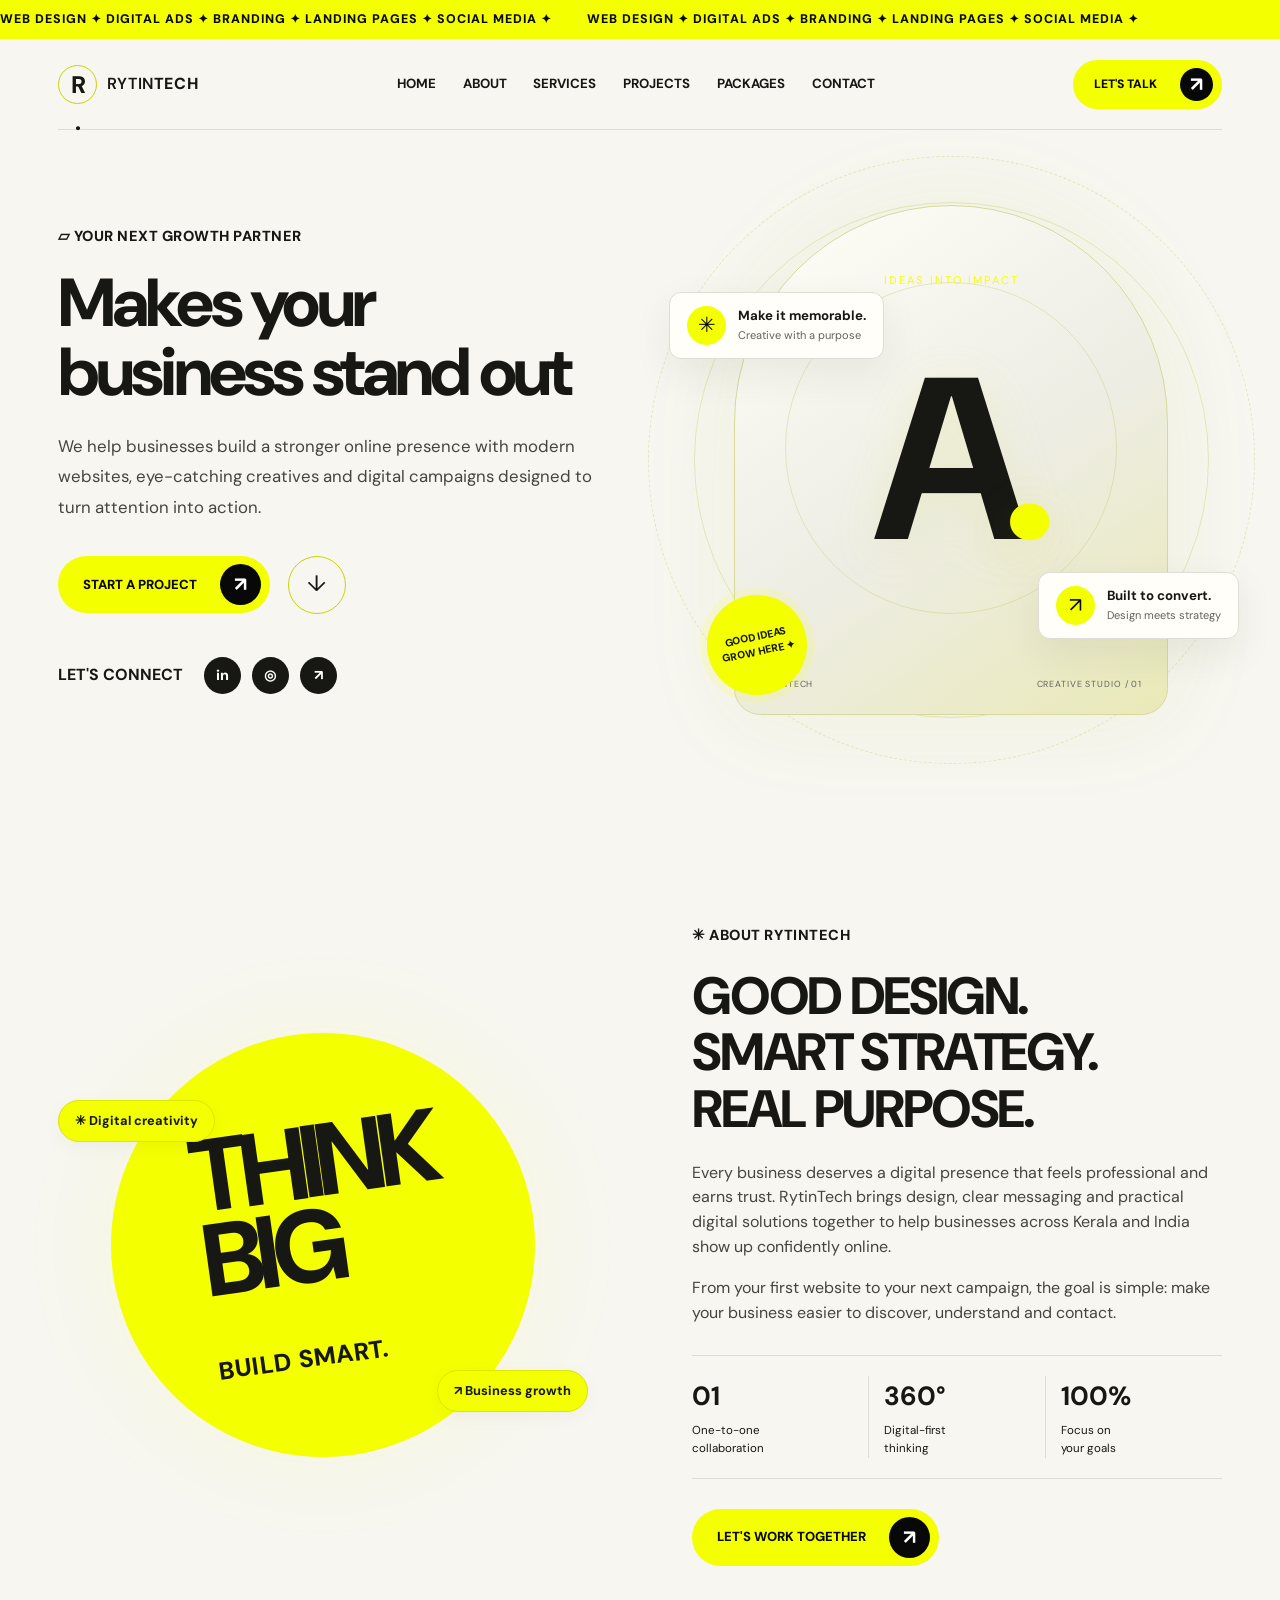
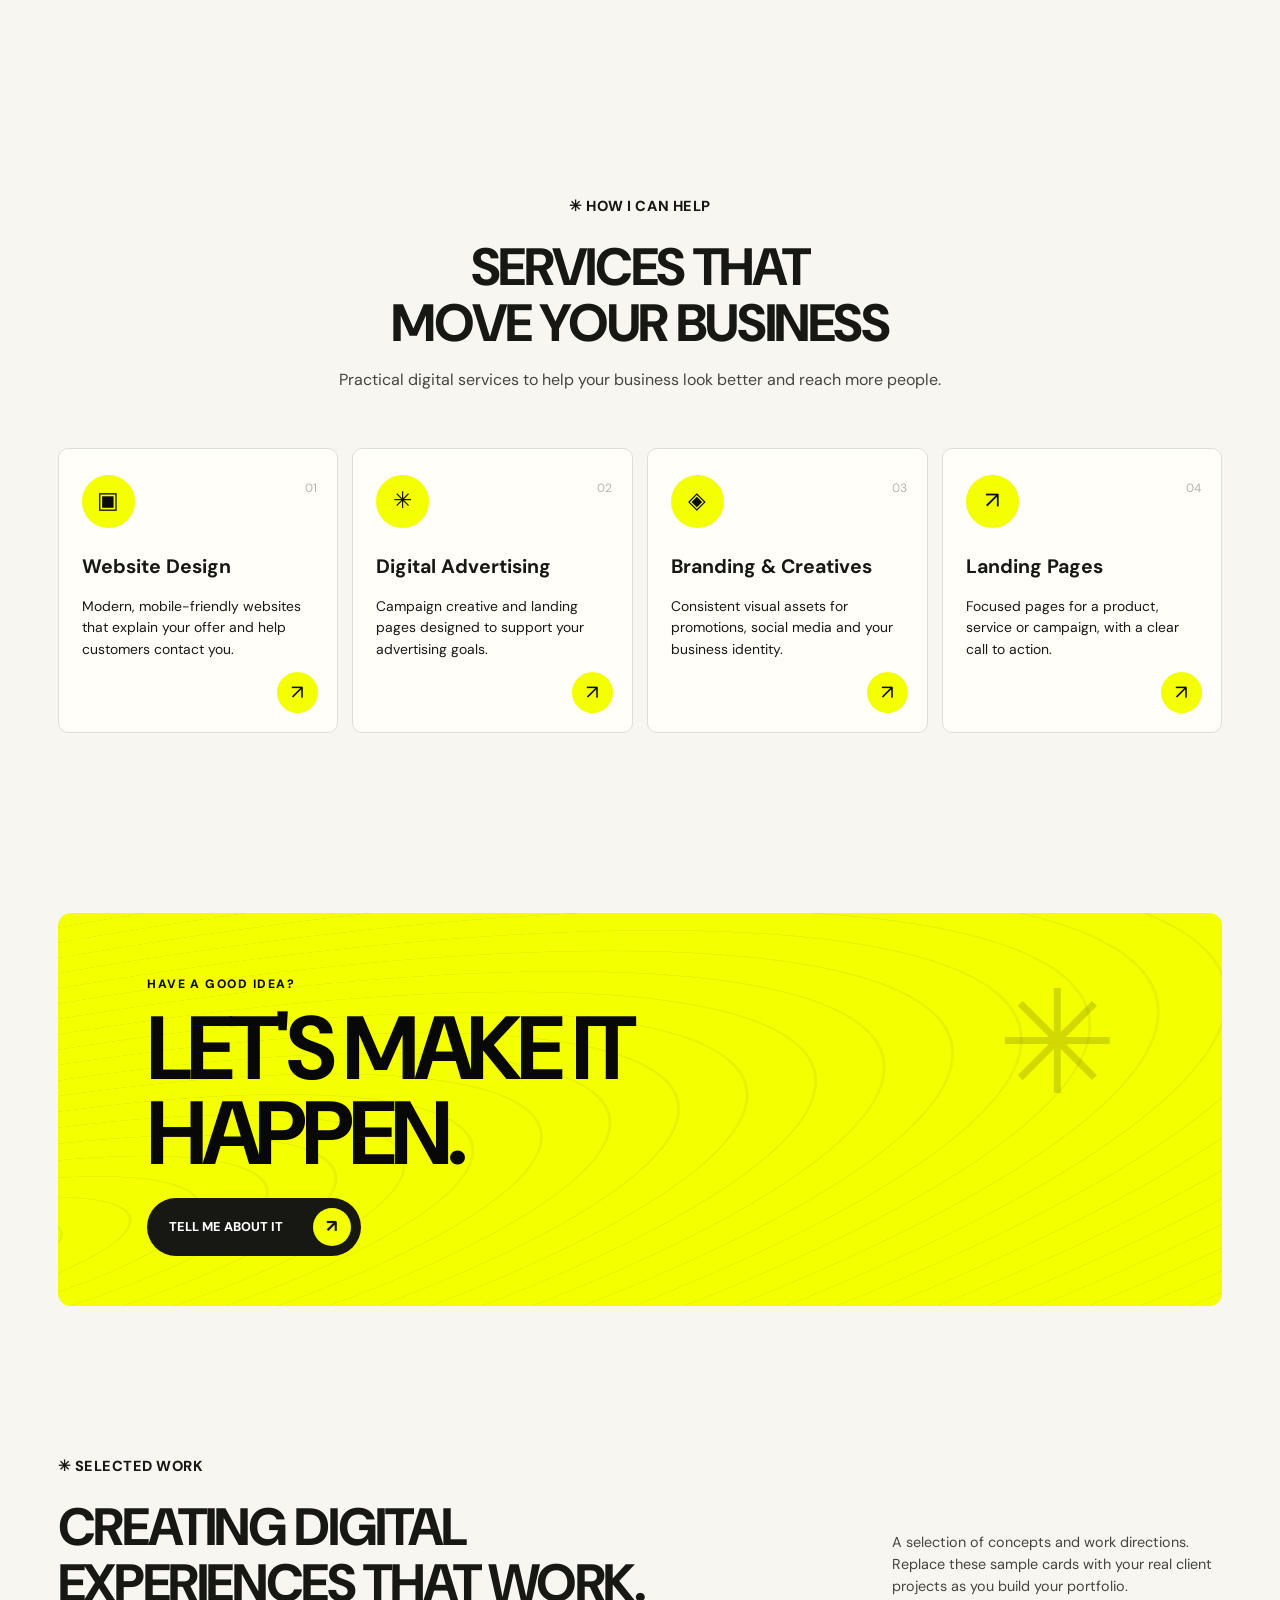
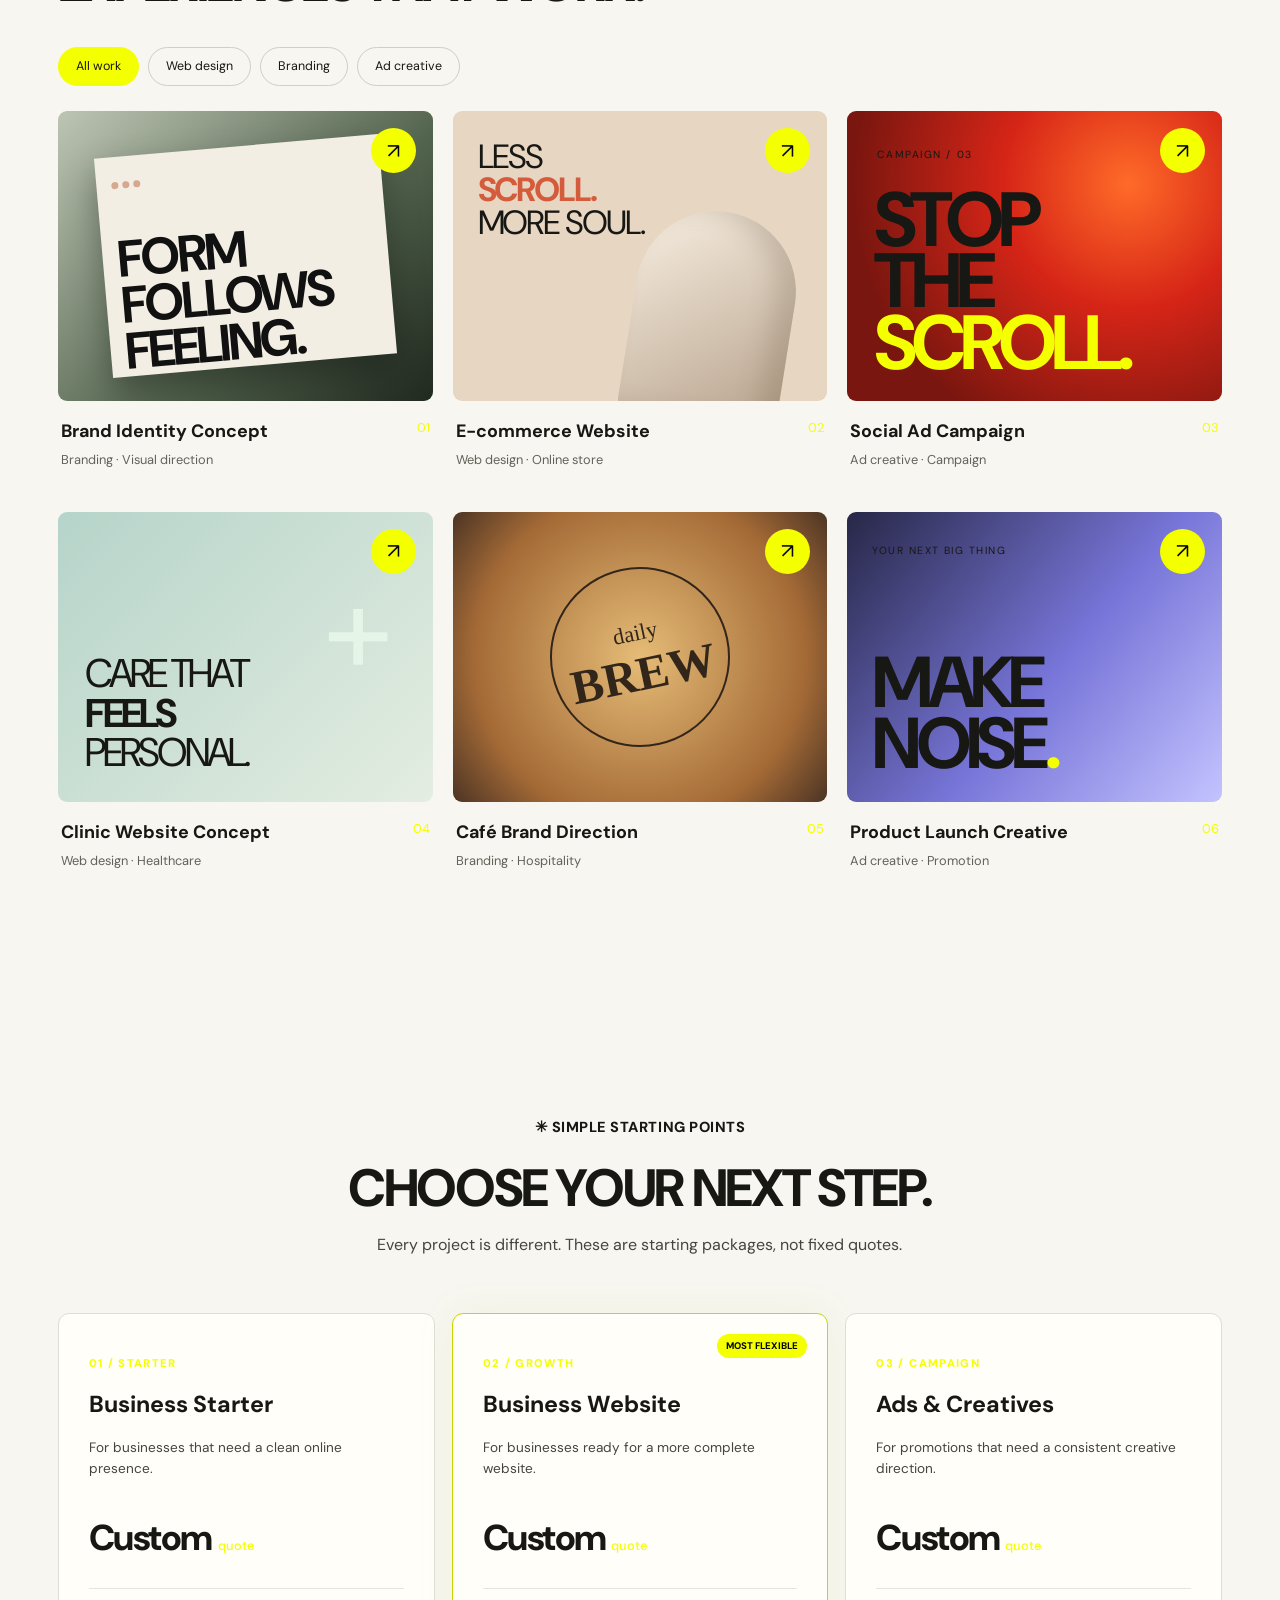
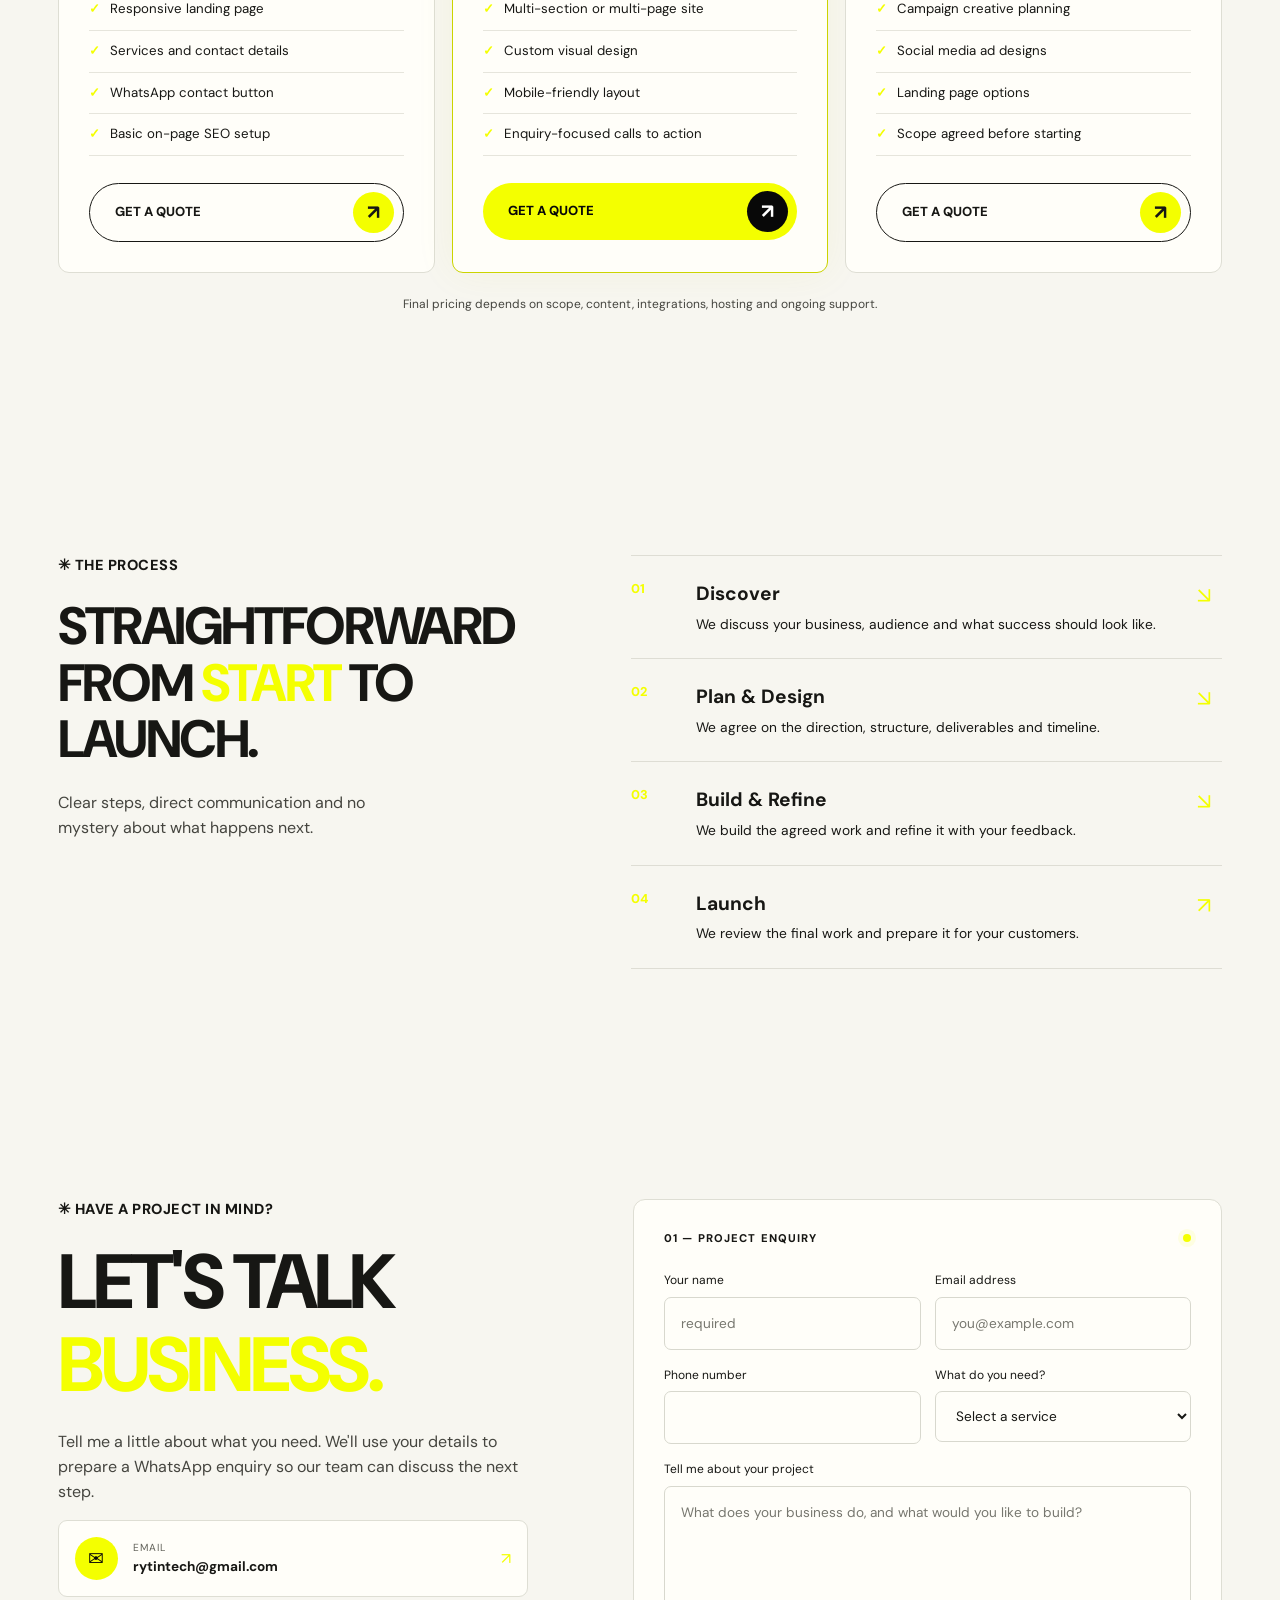
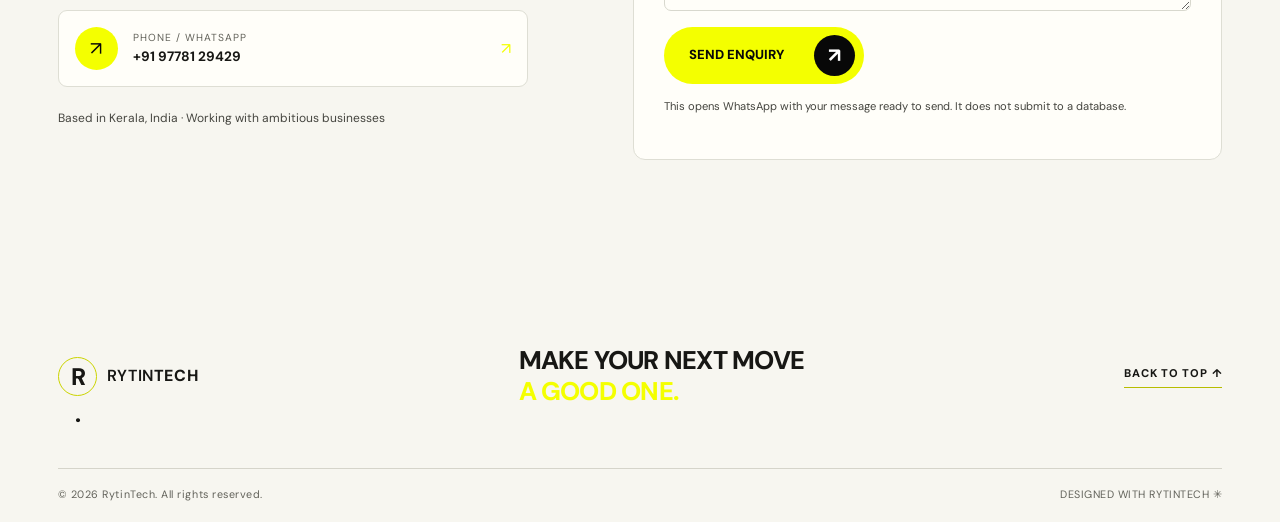
<file: index.html>
<!DOCTYPE html>
<html lang="en">
<head>
  <meta charset="UTF-8">
  <meta name="viewport" content="width=device-width, initial-scale=1">

  <title>RytinTech | Website Development & Digital Solutions in Kerala</title>
  <meta name="description" content="RytinTech designs and develops professional business websites, e-commerce stores, booking systems and custom digital solutions for businesses in Kerala, India.">
  <meta name="robots" content="index, follow">
  <meta name="author" content="RytinTech">
  <meta name="theme-color" content="#f7f6f0">
  <link rel="canonical" href="https://rytintech.com/">

  <meta property="og:type" content="website">
  <meta property="og:site_name" content="RytinTech">
  <meta property="og:title" content="RytinTech | Website Development & Digital Solutions">
  <meta property="og:description" content="Professional websites, e-commerce stores, booking systems and custom digital solutions for businesses in Kerala, India.">
  <meta property="og:url" content="https://rytintech.com/">

  <meta name="twitter:card" content="summary">
  <meta name="twitter:title" content="RytinTech | Website Development & Digital Solutions">
  <meta name="twitter:description" content="Websites, e-commerce, booking systems and custom digital solutions for businesses in Kerala, India.">

  <script type="application/ld+json">
  {
    "@context": "https://schema.org",
    "@type": "WebSite",
    "name": "RytinTech",
    "alternateName": "RytinTech Digital",
    "url": "https://rytintech.com/"
  }
  </script>
  <script type="application/ld+json">
  {
    "@context": "https://schema.org",
    "@type": "Organization",
    "name": "RytinTech",
    "url": "https://rytintech.com/",
    "email": "rytintech@gmail.com",
    "telephone": "+91-9778129429",
    "description": "RytinTech designs and develops business websites, e-commerce stores, booking systems and custom digital solutions.",
    "areaServed": {
      "@type": "Country",
      "name": "India"
    },
    "contactPoint": {
      "@type": "ContactPoint",
      "telephone": "+91-9778129429",
      "email": "rytintech@gmail.com",
      "contactType": "customer service"
    }
  }
  </script>

  <link rel="preconnect" href="https://fonts.googleapis.com">
  <link rel="preconnect" href="https://fonts.gstatic.com" crossorigin>
  <link href="https://fonts.googleapis.com/css2?family=DM+Sans:wght@400;500;600;700;800&display=swap" rel="stylesheet">
  <link rel="stylesheet" href="style.css">
</head>
<body>

<div class="intro-loader" aria-label="Loading RytinTech website">
  <div class="loader-word">RYTINTECH</div>
  <div class="loader-line"><span></span></div>
</div>
  <div class="topline" aria-hidden="true"><div class="ticker-track">
    <span>WEB DESIGN ✦ DIGITAL ADS ✦ BRANDING ✦ LANDING PAGES ✦ SOCIAL MEDIA ✦</span>
    <span>WEB DESIGN ✦ DIGITAL ADS ✦ BRANDING ✦ LANDING PAGES ✦ SOCIAL MEDIA ✦</span>
  </div></div>

  <header class="site-header">
    <a class="brand" href="#home" aria-label="RytinTech home"><span class="brand-mark">R<span>.</span></span><span>RYTIN<b>TECH</b></span></a>
    <button class="menu-toggle" aria-label="Toggle navigation" aria-expanded="false">☰</button>
    <nav class="nav-links" id="navLinks">
      <a href="#home">Home</a><a href="#about">About</a><a href="#services">Services</a>
      <a href="#projects">Projects</a><a href="#pricing">Packages</a><a href="#contact">Contact</a>
    </nav>
    <a class="pill-button header-cta" href="#contact">LET'S TALK <span class="arrow">↗</span></a>
  </header>

  <main>
    <section class="hero section-wrap" id="home">
      <div class="hero-copy reveal">
        <p class="eyebrow"><span class="stack-icon">▱</span> YOUR NEXT GROWTH PARTNER</p>
        <h1> Makes your business stand out  </h1>
        <p class="hero-description">We help businesses build a stronger online presence with modern websites, eye-catching creatives and digital campaigns designed to turn attention into action.</p>
        <div class="hero-actions"><a class="pill-button" href="#contact">START A PROJECT <span class="arrow">↗</span></a><a class="round-play" href="#projects" aria-label="Explore projects">↓</a></div>
        <div class="social-row"><span>LET'S CONNECT</span><a href="#contact" aria-label="Contact">in</a><a href="#contact" aria-label="Instagram">◎</a><a href="#contact" aria-label="WhatsApp">↗</a></div>
      </div>
      <div class="hero-visual reveal">
        <div class="hero-orbit orbit-one"></div><div class="hero-orbit orbit-two"></div>
        <div class="hero-card">
          <span class="mini-label">IDEAS INTO IMPACT</span>
          <div class="hero-symbol">A<span>.</span></div>
          <div class="hero-card-bottom"><span>RYTINTECH</span><span>CREATIVE STUDIO / 01</span></div>
        </div>
        <div class="floating-note note-top"><span class="note-icon">✳</span><div><b>Make it memorable.</b><small>Creative with a purpose</small></div></div>
        <div class="floating-note note-bottom"><span class="note-icon">↗</span><div><b>Built to convert.</b><small>Design meets strategy</small></div></div>
        <div class="hero-stamp">GOOD IDEAS<br>GROW HERE ✦</div>
      </div>
    </section>

    <section class="about section-wrap section-pad" id="about">
      <div class="about-art reveal"><div class="yellow-disc"></div><div class="about-type">THINK<br>BIG<br><small>BUILD SMART.</small></div><div class="service-chip chip-a">✳ Digital creativity</div><div class="service-chip chip-b">↗ Business growth</div></div>
      <div class="about-copy reveal"><p class="eyebrow">✳ ABOUT RYTINTECH</p><h2>GOOD DESIGN.<br> SMART STRATEGY.<br>REAL PURPOSE.</h2>
        <p>Every business deserves a digital presence that feels professional and earns trust. RytinTech brings design, clear messaging and practical digital solutions together to help businesses across Kerala and India show up confidently online.</p>
        <p class="muted">From your first website to your next campaign, the goal is simple: make your business easier to discover, understand and contact.</p>
        <div class="stats-row"><div><strong>01</strong><span>One-to-one<br>collaboration</span></div><div><strong>360°</strong><span>Digital-first<br>thinking</span></div><div><strong>100%</strong><span>Focus on<br>your goals</span></div></div>
        <a class="pill-button" href="#contact">LET'S WORK TOGETHER <span class="arrow">↗</span></a>
      </div>
    </section>

    <section class="services section-pad" id="services">
      <div class="section-wrap">
        <div class="section-heading centered reveal"><p class="eyebrow">✳ HOW I CAN HELP</p><h2> SERVICES THAT<br>MOVE YOUR BUSINESS</h2><p class="muted">Practical digital services to help your business look better and reach more people.</p></div>
        <div class="service-grid">
          <article class="service-card reveal"><div class="service-icon">▣</div><h3>Website Design</h3><p>Modern, mobile-friendly websites that explain your offer and help customers contact you.</p><a class="circle-arrow" href="#contact" aria-label="Enquire about website design">↗</a><div class="service-number">01</div></article>
          <article class="service-card reveal"><div class="service-icon">✳</div><h3>Digital Advertising</h3><p>Campaign creative and landing pages designed to support your advertising goals.</p><a class="circle-arrow" href="#contact" aria-label="Enquire about digital advertising">↗</a><div class="service-number">02</div></article>
          <article class="service-card reveal"><div class="service-icon">◈</div><h3>Branding & Creatives</h3><p>Consistent visual assets for promotions, social media and your business identity.</p><a class="circle-arrow" href="#contact" aria-label="Enquire about branding">↗</a><div class="service-number">03</div></article>
          <article class="service-card reveal"><div class="service-icon">↗</div><h3>Landing Pages</h3><p>Focused pages for a product, service or campaign, with a clear call to action.</p><a class="circle-arrow" href="#contact" aria-label="Enquire about landing pages">↗</a><div class="service-number">04</div></article>
        </div>
      </div>
    </section>

    <section class="cta-banner section-wrap reveal"><p>HAVE A GOOD IDEA?</p><h2>LET'S MAKE IT<br><span>HAPPEN.</span></h2><a class="dark-button" href="#contact">TELL ME ABOUT IT <span>↗</span></a><div class="banner-star">✳</div></section>

    <section class="projects section-wrap section-pad" id="projects">
      <div class="projects-heading reveal"><div><p class="eyebrow">✳ SELECTED WORK</p><h2>CREATING DIGITAL <br>EXPERIENCES THAT WORK.</h2></div><p class="muted heading-side">A selection of concepts and work directions. Replace these sample cards with your real client projects as you build your portfolio.</p></div>
      <div class="filter-row" aria-label="Filter projects"><button class="filter-btn active" data-filter="all">All work</button><button class="filter-btn" data-filter="web">Web design</button><button class="filter-btn" data-filter="brand">Branding</button><button class="filter-btn" data-filter="ads">Ad creative</button></div>
      <div class="project-grid">
        <article class="project-card reveal" data-category="brand"><a class="project-image art-brand" href="#contact" aria-label="Enquire about brand identity concept"><span class="mock-window"><i></i><i></i><i></i><b>FORM<br>FOLLOWS<br>FEELING.</b></span><span class="image-arrow">↗</span></a><div class="project-info"><div><h3>Brand Identity Concept</h3><p>Branding · Visual direction</p></div><span>01</span></div></article>
        <article class="project-card reveal" data-category="web"><a class="project-image art-shop" href="#contact" aria-label="Enquire about ecommerce website concept"><span class="shop-copy">LESS<br><b>SCROLL.</b><br>MORE SOUL.</span><span class="shop-product"></span><span class="image-arrow">↗</span></a><div class="project-info"><div><h3>E-commerce Website</h3><p>Web design · Online store</p></div><span>02</span></div></article>
        <article class="project-card reveal" data-category="ads"><a class="project-image art-campaign" href="#contact" aria-label="Enquire about ad campaign concept"><span class="campaign-tag">CAMPAIGN / 03</span><b>STOP<br>THE<br><em>SCROLL.</em></b><span class="image-arrow">↗</span></a><div class="project-info"><div><h3>Social Ad Campaign</h3><p>Ad creative · Campaign</p></div><span>03</span></div></article>
        <article class="project-card reveal" data-category="web"><a class="project-image art-clinic" href="#contact" aria-label="Enquire about clinic website concept"><span class="clinic-cross">+</span><span class="clinic-copy">CARE THAT<br><b>FEELS</b><br>PERSONAL.</span><span class="image-arrow">↗</span></a><div class="project-info"><div><h3>Clinic Website Concept</h3><p>Web design · Healthcare</p></div><span>04</span></div></article>
        <article class="project-card reveal" data-category="brand"><a class="project-image art-cafe" href="#contact" aria-label="Enquire about cafe branding concept"><span class="cafe-circle">daily<br><b>BREW</b></span><span class="image-arrow">↗</span></a><div class="project-info"><div><h3>Café Brand Direction</h3><p>Branding · Hospitality</p></div><span>05</span></div></article>
        <article class="project-card reveal" data-category="ads"><a class="project-image art-launch" href="#contact" aria-label="Enquire about launch creative concept"><span class="launch-small">YOUR NEXT BIG THING</span><b>MAKE<br>NOISE<span>.</span></b><span class="image-arrow">↗</span></a><div class="project-info"><div><h3>Product Launch Creative</h3><p>Ad creative · Promotion</p></div><span>06</span></div></article>
      </div>
    </section>

    <section class="pricing section-pad" id="pricing"><div class="section-wrap"><div class="section-heading centered reveal"><p class="eyebrow">✳ SIMPLE STARTING POINTS</p><h2>CHOOSE YOUR NEXT STEP.</h2><p class="muted">Every project is different. These are starting packages, not fixed quotes.</p></div>
      <div class="pricing-grid">
        <article class="price-card reveal"><p class="price-label">01 / STARTER</p><h3>Business Starter</h3><p class="price-desc">For businesses that need a clean online presence.</p><div class="price">Custom <small>quote</small></div><ul><li>Responsive landing page</li><li>Services and contact details</li><li>WhatsApp contact button</li><li>Basic on-page SEO setup</li></ul><a class="pill-button outline-button" href="#contact" data-package="Business Starter">GET A QUOTE <span class="arrow">↗</span></a></article>
        <article class="price-card featured reveal"><span class="popular">MOST FLEXIBLE</span><p class="price-label">02 / GROWTH</p><h3>Business Website</h3><p class="price-desc">For businesses ready for a more complete website.</p><div class="price">Custom <small>quote</small></div><ul><li>Multi-section or multi-page site</li><li>Custom visual design</li><li>Mobile-friendly layout</li><li>Enquiry-focused calls to action</li></ul><a class="pill-button" href="#contact" data-package="Business Website">GET A QUOTE <span class="arrow">↗</span></a></article>
        <article class="price-card reveal"><p class="price-label">03 / CAMPAIGN</p><h3>Ads & Creatives</h3><p class="price-desc">For promotions that need a consistent creative direction.</p><div class="price">Custom <small>quote</small></div><ul><li>Campaign creative planning</li><li>Social media ad designs</li><li>Landing page options</li><li>Scope agreed before starting</li></ul><a class="pill-button outline-button" href="#contact" data-package="Ads & Creatives">GET A QUOTE <span class="arrow">↗</span></a></article>
      </div><p class="pricing-note">Final pricing depends on scope, content, integrations, hosting and ongoing support.</p>
    </div></section>

    <section class="process section-wrap section-pad"><div class="process-intro reveal"><p class="eyebrow">✳ THE PROCESS</p><h2>STRAIGHTFORWARD<br>FROM <span class="accent">START</span> TO LAUNCH.</h2><p class="muted">Clear steps, direct communication and no mystery about what happens next.</p></div><div class="process-list">
      <div class="process-item reveal"><span>01</span><div><h3>Discover</h3><p>We discuss your business, audience and what success should look like.</p></div><b>↘</b></div>
      <div class="process-item reveal"><span>02</span><div><h3>Plan & Design</h3><p>We agree on the direction, structure, deliverables and timeline.</p></div><b>↘</b></div>
      <div class="process-item reveal"><span>03</span><div><h3>Build & Refine</h3><p>We build the agreed work and refine it with your feedback.</p></div><b>↘</b></div>
      <div class="process-item reveal"><span>04</span><div><h3>Launch</h3><p>We review the final work and prepare it for your customers.</p></div><b>↗</b></div>
    </div></section>

    <section class="contact section-pad" id="contact"><div class="section-wrap contact-grid"><div class="contact-copy reveal"><p class="eyebrow">✳ HAVE A PROJECT IN MIND?</p><h2>LET'S TALK<br><span class="accent">BUSINESS.</span></h2><p class="muted">Tell me a little about what you need. We'll use your details to prepare a WhatsApp enquiry so our team can discuss the next step.</p>
      <a class="contact-detail" href="mailto:rytintech@gmail.com"><span>✉</span><div><small>EMAIL</small><b>rytintech@gmail.com</b></div><i>↗</i></a>
      <a class="contact-detail" href="tel:+919778129429"><span>↗</span><div><small>PHONE / WHATSAPP</small><b>+91 97781 29429</b></div><i>↗</i></a>
      <p class="contact-location">Based in Kerala, India · Working with ambitious businesses</p></div>
      <form class="contact-form reveal" id="contactForm"><div class="form-heading"><span>01 — PROJECT ENQUIRY</span><span class="live-dot"></span></div>
        <div class="form-row"><label>Your name<input type="text" id="name" name="name" placeholder= required></label><label>Email address<input type="email" id="email" name="email" placeholder="you@example.com" required></label></div>
        <div class="form-row"><label>Phone number<input type="tel" id="phone" name="phone" placeholder= ></label><label>What do you need?<select id="service" name="service" required><option value="">Select a service</option><option>Website Design</option><option>Digital Advertising</option><option>Branding & Creatives</option><option>Landing Page</option><option>Something else</option></select></label></div>
        <label>Tell me about your project<textarea id="message" name="message" rows="4" placeholder="What does your business do, and what would you like to build?" required></textarea></label>
        <button class="pill-button submit-button" type="submit">SEND ENQUIRY <span class="arrow">↗</span></button><p class="form-note">This opens WhatsApp with your message ready to send. It does not submit to a database.</p><p class="form-status" id="formStatus" aria-live="polite"></p>
      </form></div></section>
  </main>

  <footer class="footer"><div class="section-wrap footer-main"><a class="brand" href="#home"><span class="brand-mark">R<span>.</span></span><span>RYTIN<b>TECH</b></span></a><p>MAKE YOUR NEXT MOVE<br><span class="accent">A GOOD ONE.</span></p><a class="back-top" href="#home">BACK TO TOP ↑</a></div><div class="section-wrap footer-bottom"><span>© <span id="year"></span> RytinTech. All rights reserved.</span><span>DESIGNED WITH RYTINTECH ✳</span></div></footer>
  <script src="script.js"></script>
</body>
</html>
</file>
<file: style.css>
:root{--bg:#0b0b0b;--panel:#171717;--panel2:#1d1d1d;--yellow:#f4ff00;--white:#171714;--muted:#55554f;--line:#303030;--max:1480px}
*{box-sizing:border-box}html{scroll-behavior:smooth;scroll-padding-top:90px}body{margin:0;background:var(--bg);color:var(--white);font-family:"DM Sans",Arial,sans-serif;line-height:1.55;overflow-x:hidden}a{color:inherit;text-decoration:none}button,input,textarea,select{font:inherit}.section-wrap{width:min(var(--max),calc(100% - 9vw));margin-inline:auto}.section-pad{padding:115px 0}.accent{color:var(--yellow)}.muted{color:var(--muted)}.eyebrow{margin:0 0 20px;color:var(--yellow);font-size:.91rem;font-weight:800;letter-spacing:.035em}.topline{height:39px;background:var(--yellow);color:#080808;overflow:hidden;display:flex;align-items:center;font-weight:800;letter-spacing:.08em;font-size:.78rem}.ticker-track{display:flex;white-space:nowrap;min-width:max-content;animation:marquee 28s linear infinite}.ticker-track span{padding-right:35px}.site-header{height:91px;width:min(var(--max),calc(100% - 9vw));margin:auto;display:flex;align-items:center;justify-content:space-between;border-bottom:1px solid var(--line);gap:24px;position:relative;z-index:10}.brand{display:flex;align-items:center;gap:10px;font-weight:600;letter-spacing:.04em;white-space:nowrap}.brand b{font-weight:800}.brand-mark{width:39px;height:39px;border:1.5px solid var(--yellow);border-radius:50%;display:grid;place-items:center;font-size:1.5rem;font-weight:800;color:var(--yellow);letter-spacing:-.08em}.brand-mark span{color:var(--white)}.nav-links{display:flex;align-items:center;gap:clamp(14px,2.1vw,34px)}.nav-links a{font-size:.83rem;font-weight:700;text-transform:uppercase;transition:color .2s}.nav-links a:hover,.nav-links a.active{color:var(--yellow)}.pill-button{display:inline-flex;align-items:center;justify-content:space-between;gap:23px;background:var(--yellow);color:#080808;padding:8px 9px 8px 25px;border-radius:99px;min-height:57px;font-weight:800;font-size:.82rem;border:0;cursor:pointer;transition:transform .2s,box-shadow .2s}.pill-button:hover{transform:translateY(-3px);box-shadow:0 9px 30px #f4ff0026}.arrow{width:41px;height:41px;border-radius:50%;display:grid;place-items:center;background:#080808;color:white;font-size:1.25rem}.header-cta{min-height:49px;padding-left:21px;font-size:.76rem}.header-cta .arrow{width:33px;height:33px}.menu-toggle{display:none;background:none;color:white;border:1px solid var(--line);border-radius:8px;padding:8px 12px;font-size:1.25rem}
.hero{min-height:680px;display:grid;grid-template-columns:1.02fr .98fr;align-items:center;gap:5%;padding-top:65px;padding-bottom:85px}.hero-copy{position:relative;z-index:2}.hero h1{font-size:clamp(3rem,5.3vw,5.6rem);line-height:1.02;letter-spacing:-.055em;margin:0 0 24px;font-weight:800}.hero-description{font-size:1.05rem;line-height:1.8;color:var(--yellow);max-width:590px}.hero-actions{display:flex;align-items:center;gap:18px;margin-top:34px}.round-play{width:58px;height:58px;border-radius:50%;display:grid;place-items:center;border:1px solid var(--yellow);color:var(--yellow);font-size:1.4rem;transition:.2s}.round-play:hover{background:var(--yellow);color:#000}.social-row{display:flex;align-items:center;gap:11px;margin-top:43px;font-weight:700}.social-row span{margin-right:10px}.social-row a{width:37px;height:37px;background:#f3f3f3;color:#111;border-radius:50%;display:grid;place-items:center;font-size:.9rem;font-weight:800}.hero-visual{min-height:500px;position:relative;display:grid;place-items:center}.hero-card{width:min(80%,440px);aspect-ratio:.85;background:linear-gradient(145deg,#222 0%,#111 50%,#272700 100%);border:1px solid #484800;border-radius:230px 230px 28px 28px;position:relative;z-index:1;display:flex;align-items:center;justify-content:center;flex-direction:column;box-shadow:0 0 100px #eaff0014;overflow:hidden}.hero-card:before{content:"";position:absolute;width:330px;height:330px;border:1px solid #f4ff0038;border-radius:50%;top:15%;left:50%;transform:translateX(-50%)}.mini-label{font-size:.7rem;letter-spacing:.18em;color:var(--yellow);position:absolute;top:13%;z-index:1}.hero-symbol{font-size:clamp(9rem,18vw,17rem);font-weight:800;line-height:1;letter-spacing:-.12em;color:var(--white);position:relative;text-shadow:0 10px 50px #f4ff0024}.hero-symbol span{color:var(--yellow)}.hero-card-bottom{position:absolute;bottom:23px;left:25px;right:25px;display:flex;justify-content:space-between;font-size:.55rem;letter-spacing:.1em;color:#c7c7c7}.hero-orbit{position:absolute;border:1px solid #f4ff0040;border-radius:50%;width:95%;aspect-ratio:1;animation:spin 32s linear infinite}.orbit-two{width:112%;border-style:dashed;animation-direction:reverse;animation-duration:50s}.floating-note{position:absolute;z-index:2;background:#1b1b1b;border:1px solid #383838;border-radius:12px;padding:13px 17px;display:flex;align-items:center;gap:12px;box-shadow:0 15px 40px #0008}.floating-note b,.floating-note small{display:block}.floating-note b{font-size:.83rem}.floating-note small{font-size:.69rem;color:var(--muted)}.note-icon{width:39px;height:39px;border-radius:50%;background:var(--yellow);color:#080808;display:grid;place-items:center;font-size:1.3rem}.note-top{top:17%;left:-2%}.note-bottom{bottom:15%;right:-3%}.hero-stamp{position:absolute;bottom:4%;left:5%;z-index:3;width:100px;height:100px;border-radius:50%;background:var(--yellow);color:#090909;display:grid;place-items:center;text-align:center;font-weight:800;font-size:.65rem;line-height:1.4;transform:rotate(-12deg);box-shadow:0 0 0 8px #f4ff001b}
.about{display:grid;grid-template-columns:1fr 1fr;gap:9%;align-items:center}.about-art{min-height:520px;position:relative;display:grid;place-items:center}.yellow-disc{position:absolute;width:min(80%,450px);aspect-ratio:1;border-radius:50%;background:var(--yellow);box-shadow:0 0 100px #f4ff0014}.about-type{position:relative;z-index:1;font-size:clamp(4rem,8vw,7rem);line-height:.82;letter-spacing:-.08em;font-weight:800;color:#111;transform:rotate(-8deg)}.about-type>span{color:#fff}.about-type small{font-size:.24em;letter-spacing:.02em}.service-chip{position:absolute;z-index:2;background:#111;color:var(--yellow);border:1px solid #4a4a00;padding:10px 16px;border-radius:99px;font-size:.8rem;font-weight:700}.chip-a{top:22%;left:0}.chip-b{bottom:18%;right:0}.about-copy h2,.section-heading h2,.projects h2,.process h2,.contact h2{font-size:clamp(2.4rem,4.1vw,4.25rem);line-height:1.08;letter-spacing:-.045em;margin:0 0 23px;font-weight:800}.about-copy>p:not(.eyebrow){max-width:650px}.stats-row{display:grid;grid-template-columns:repeat(3,1fr);border-top:1px solid var(--line);border-bottom:1px solid var(--line);margin:30px 0;padding:20px 0}.stats-row div{padding:0 15px;border-right:1px solid var(--line)}.stats-row div:first-child{padding-left:0}.stats-row div:last-child{border:0}.stats-row strong,.stats-row span{display:block}.stats-row strong{font-size:1.65rem}.stats-row span{font-size:.72rem;color:var(--muted);margin-top:5px}
.services{background:linear-gradient(180deg,#101010,#0b0b0b)}.section-heading.centered{text-align:center;max-width:850px;margin:0 auto 55px}.section-heading.centered h2{margin-bottom:15px}.section-heading.centered>p:last-child{margin-inline:auto}.service-grid{display:grid;grid-template-columns:repeat(4,1fr);gap:14px}.service-card{min-height:285px;background:var(--panel);border:1px solid var(--line);border-radius:10px;padding:26px 23px;position:relative;overflow:hidden;transition:transform .25s,border-color .25s}.service-card:hover{transform:translateY(-7px);border-color:#797900}.service-icon{width:53px;height:53px;border-radius:50%;background:var(--yellow);color:#0b0b0b;display:grid;place-items:center;font-size:1.45rem;margin-bottom:24px}.service-card h3{font-size:1.22rem;margin:0 0 9px}.service-card p{font-size:.87rem;color:#c0c0c0;max-width:260px}.circle-arrow{position:absolute;right:19px;bottom:19px;width:41px;height:41px;border-radius:50%;background:var(--yellow);color:#080808;display:grid;place-items:center;font-size:1.25rem;transition:transform .2s}.circle-arrow:hover{transform:rotate(45deg)}.service-number{position:absolute;top:30px;right:20px;color:#5a5a5a;font-size:.75rem}
.cta-banner{background:var(--yellow);color:#080808;min-height:320px;border-radius:13px;margin-top:65px;margin-bottom:35px;padding:50px 7%;position:relative;overflow:hidden}.cta-banner:before{content:"";position:absolute;inset:-60%;background:repeating-radial-gradient(ellipse at 20% 50%,transparent 0 35px,#1111110d 36px 38px,transparent 39px 70px);transform:rotate(-12deg)}.cta-banner>*{position:relative}.cta-banner>p{font-size:.76rem;font-weight:800;letter-spacing:.12em}.cta-banner h2{font-size:clamp(3.2rem,7vw,6rem);line-height:.95;letter-spacing:-.06em;margin:12px 0 22px}.dark-button{display:inline-flex;align-items:center;gap:30px;background:#090909;color:white;border-radius:99px;padding:10px 10px 10px 22px;font-size:.8rem;font-weight:800}.dark-button span{width:38px;height:38px;border-radius:50%;display:grid;place-items:center;background:var(--yellow);color:#000;font-size:1.1rem}.banner-star{position:absolute!important;right:9%;top:15%;font-size:9rem;line-height:1;opacity:.15}
.projects-heading{display:flex;align-items:end;justify-content:space-between;gap:30px;margin-bottom:35px}.projects-heading h2{margin-bottom:0}.heading-side{max-width:330px;font-size:.9rem}.filter-row{display:flex;gap:9px;flex-wrap:wrap;margin-bottom:25px}.filter-btn{border:1px solid var(--line);background:transparent;color:#ddd;padding:9px 17px;border-radius:99px;font-size:.78rem;cursor:pointer;transition:.2s}.filter-btn:hover,.filter-btn.active{background:var(--yellow);border-color:var(--yellow);color:#090909}.project-grid{display:grid;grid-template-columns:repeat(3,1fr);gap:25px 20px}.project-card{min-width:0;transition:opacity .25s,transform .25s}.project-card.is-hidden{display:none}.project-image{height:290px;display:block;position:relative;overflow:hidden;border-radius:9px;background:#222}.image-arrow{position:absolute;right:17px;top:17px;width:45px;height:45px;border-radius:50%;background:var(--yellow);color:#080808;display:grid;place-items:center;font-size:1.3rem;transition:transform .25s}.project-image:hover .image-arrow{transform:rotate(45deg)}.project-info{display:flex;justify-content:space-between;gap:15px;padding:17px 3px}.project-info h3{margin:0 0 4px;font-size:1.12rem}.project-info p{margin:0;color:var(--muted);font-size:.8rem}.project-info>span{color:var(--yellow);font-size:.8rem}.mock-window{position:absolute;inset:35px 45px;background:#f3eee4;color:#111;box-shadow:0 15px 35px #0005;transform:rotate(-5deg);padding:15px}.mock-window i{display:inline-block;width:7px;height:7px;border-radius:50%;background:#d6a98e;margin-right:4px}.mock-window b{display:block;font-size:clamp(1.8rem,4vw,3.3rem);line-height:.9;margin-top:40px;letter-spacing:-.06em}.art-brand{background:linear-gradient(135deg,#bdc5b3,#52634d 60%,#20291f)}.art-shop{background:#e7d6c2;color:#241d17}.shop-copy{position:absolute;left:25px;top:30px;font-size:2.1rem;line-height:.98;letter-spacing:-.06em;z-index:1}.shop-copy b{color:#d45c3c}.shop-product{position:absolute;width:160px;height:210px;right:35px;bottom:-20px;background:linear-gradient(145deg,#f8efe2,#b6a18b);border-radius:80px 80px 10px 10px;box-shadow:inset -20px 0 25px #6b59443b;transform:rotate(9deg)}.art-campaign{background:radial-gradient(circle at 75% 25%,#ff6b28,#d62517 35%,#79160f 78%);padding:30px}.campaign-tag{font-size:.65rem;letter-spacing:.15em}.art-campaign>b{position:absolute;left:27px;bottom:27px;font-size:clamp(3rem,6vw,5rem);line-height:.8;letter-spacing:-.08em}.art-campaign em{color:var(--yellow);font-style:normal}.art-clinic{background:linear-gradient(135deg,#b6d4ca,#e4ede1);color:#193e35}.clinic-cross{position:absolute;right:40px;top:20px;font-size:8rem;font-weight:400;color:#e5f5e8}.clinic-copy{position:absolute;left:27px;bottom:30px;font-size:2.5rem;line-height:.98;letter-spacing:-.07em}.art-cafe{background:radial-gradient(circle at center,#e5bc77,#a46a36 70%,#4c3424);display:grid;place-items:center}.cafe-circle{width:180px;height:180px;border:2px solid #32261b;border-radius:50%;display:grid;align-content:center;text-align:center;color:#32261b;font-family:Georgia,serif;font-size:1.4rem;transform:rotate(-12deg)}.cafe-circle b{font-size:3rem;line-height:1}.art-launch{background:linear-gradient(130deg,#272747,#7775d8 55%,#c4c3ff);padding:25px}.launch-small{font-size:.65rem;letter-spacing:.14em}.art-launch>b{position:absolute;left:25px;bottom:28px;font-size:4.5rem;line-height:.85;letter-spacing:-.08em}.art-launch>b span{color:var(--yellow)}
.pricing{background:#111}.pricing-grid{display:grid;grid-template-columns:repeat(3,1fr);gap:17px}.price-card{background:#191919;border:1px solid var(--line);border-radius:11px;padding:30px;position:relative}.price-card.featured{border-color:var(--yellow);box-shadow:0 0 40px #f4ff000b}.popular{position:absolute;right:20px;top:20px;background:var(--yellow);color:#080808;padding:5px 9px;border-radius:99px;font-size:.6rem;font-weight:800}.price-label{color:var(--yellow);font-size:.7rem;font-weight:800;letter-spacing:.12em}.price-card h3{font-size:1.45rem;margin:15px 0 8px}.price-desc{min-height:50px;color:var(--muted);font-size:.85rem}.price{font-size:2.25rem;font-weight:800;letter-spacing:-.04em;margin:23px 0}.price small{font-size:.8rem;font-weight:500;color:var(--yellow);letter-spacing:0}.price-card ul{list-style:none;padding:0;margin:0 0 27px;border-top:1px solid var(--line)}.price-card li{padding:10px 0;border-bottom:1px solid var(--line);font-size:.83rem;color:#ddd}.price-card li:before{content:"✓";color:var(--yellow);font-weight:800;margin-right:10px}.price-card .pill-button{width:100%}.outline-button{background:transparent;color:var(--yellow);border:1px solid var(--yellow)}.outline-button .arrow{background:var(--yellow);color:#080808}.pricing-note{text-align:center;color:#858585;font-size:.75rem;margin-top:22px}
.process{display:grid;grid-template-columns:.8fr 1.2fr;gap:10%}.process-intro>p:last-child{max-width:350px}.process-list{border-top:1px solid var(--line)}.process-item{display:grid;grid-template-columns:45px 1fr 25px;gap:20px;align-items:start;padding:23px 0;border-bottom:1px solid var(--line)}.process-item>span{color:var(--yellow);font-size:.8rem;font-weight:800}.process-item h3{margin:0 0 5px;font-size:1.2rem}.process-item p{margin:0;color:var(--muted);font-size:.86rem}.process-item>b{font-size:1.4rem;font-weight:400;color:var(--yellow)}
.contact{background:#171717}.contact-grid{display:grid;grid-template-columns:.9fr 1.1fr;gap:8%;align-items:start}.contact-copy h2{font-size:clamp(3.3rem,6vw,5.5rem)}.contact-copy>p:not(.eyebrow){max-width:520px}.contact-detail{display:flex;align-items:center;gap:15px;padding:16px;background:#0c0c0c;border:1px solid #272727;border-radius:9px;margin-top:13px;max-width:470px}.contact-detail>span{width:43px;height:43px;border-radius:50%;background:var(--yellow);color:#080808;display:grid;place-items:center;font-size:1.2rem}.contact-detail div{flex:1;min-width:0}.contact-detail small,.contact-detail b{display:block}.contact-detail small{font-size:.64rem;color:#a7a7a7;letter-spacing:.1em}.contact-detail b{font-size:.85rem;overflow-wrap:anywhere}.contact-detail i{font-style:normal;color:var(--yellow)}.contact-location{font-size:.75rem;color:#999;margin-top:22px}.contact-form{border:1px solid #383838;border-radius:12px;padding:30px;background:#191919}.form-heading{display:flex;justify-content:space-between;align-items:center;font-size:.7rem;font-weight:800;letter-spacing:.1em;color:#bdbdbd;margin-bottom:24px}.live-dot{width:8px;height:8px;border-radius:50%;background:var(--yellow);box-shadow:0 0 0 5px #f4ff0019}.form-row{display:grid;grid-template-columns:1fr 1fr;gap:14px}.contact-form label{display:block;font-size:.75rem;color:#ddd;margin-bottom:16px}.contact-form input,.contact-form select,.contact-form textarea{display:block;width:100%;margin-top:7px;padding:15px 16px;border-radius:7px;border:1px solid #343434;background:#0b0b0b;color:#fff;outline:none;font-size:.85rem}.contact-form input:focus,.contact-form select:focus,.contact-form textarea:focus{border-color:var(--yellow)}.contact-form input::placeholder,.contact-form textarea::placeholder{color:#777}.contact-form select{color:#c4c4c4}.contact-form textarea{resize:vertical;min-height:125px}.submit-button{min-width:200px}.form-note,.form-status{font-size:.7rem;color:#999;margin:14px 0 0}.form-status{color:var(--yellow)}
.footer{padding:45px 0 20px;background:#090909}.footer-main{display:flex;align-items:center;justify-content:space-between;gap:25px;padding-bottom:35px}.footer-main>p{font-size:1.6rem;font-weight:800;line-height:1.2;letter-spacing:-.03em}.back-top{font-size:.7rem;font-weight:800;letter-spacing:.07em;border-bottom:1px solid var(--yellow);padding-bottom:5px}.footer-bottom{border-top:1px solid #292929;padding-top:17px;display:flex;justify-content:space-between;gap:15px;color:#777;font-size:.67rem;letter-spacing:.05em}
.reveal{opacity:0;transform:translateY(24px);transition:opacity .7s ease,transform .7s ease}.reveal.visible{opacity:1;transform:translateY(0)}@keyframes marquee{to{transform:translateX(-50%)}}@keyframes spin{to{transform:rotate(360deg)}}
@media(min-width:1600px){.hero{min-height:760px}.project-image{height:340px}}
@media(max-width:1100px){.section-wrap,.site-header{width:calc(100% - 6vw)}.nav-links{gap:13px}.nav-links a{font-size:.72rem}.header-cta{display:none}.hero{gap:2%}.hero h1{font-size:clamp(3rem,6vw,4.8rem)}.service-grid{grid-template-columns:repeat(2,1fr)}.project-image{height:245px}.about{gap:5%}.about-art{min-height:440px}.contact-grid{gap:4%}}
@media(max-width:760px){.section-wrap,.site-header{width:calc(100% - 36px)}.topline{height:31px;font-size:.66rem}.site-header{height:75px}.menu-toggle{display:block;order:3}.nav-links{display:none;position:absolute;top:74px;left:0;right:0;background:#111;border:1px solid #303030;padding:12px;border-radius:0 0 10px 10px;flex-direction:column;align-items:stretch;gap:0}.nav-links.open{display:flex}.nav-links a{padding:13px 10px;border-bottom:1px solid #252525;font-size:.82rem}.nav-links a:last-child{border:0}.brand{font-size:.8rem}.brand-mark{width:34px;height:34px}.hero{grid-template-columns:1fr;padding-top:65px;padding-bottom:50px;gap:25px;min-height:0}.hero h1{font-size:clamp(3rem,12vw,5rem)}.hero-description{font-size:.95rem}.hero-visual{min-height:410px;margin:0 7px}.hero-card{width:min(76%,330px)}.hero-symbol{font-size:12rem}.note-top{left:-3%;top:15%}.note-bottom{right:-3%;bottom:12%}.floating-note{padding:10px 12px}.floating-note b{font-size:.72rem}.floating-note small{font-size:.62rem}.hero-stamp{width:80px;height:80px;font-size:.55rem}.social-row{margin-top:30px}.section-pad{padding:75px 0}.about{grid-template-columns:1fr;gap:35px}.about-art{min-height:370px;order:2}.yellow-disc{width:min(75%,330px)}.about-type{font-size:5.3rem}.about-copy h2,.section-heading h2,.projects h2,.process h2{font-size:clamp(2.3rem,9vw,3.5rem)}.stats-row strong{font-size:1.35rem}.stats-row span{font-size:.65rem}.service-grid{grid-template-columns:1fr;gap:12px}.service-card{min-height:235px}.service-icon{margin-bottom:17px}.cta-banner{margin-top:15px;min-height:270px;padding:36px 25px}.cta-banner h2{font-size:clamp(3rem,12vw,4.5rem)}.banner-star{right:5%;top:20%;font-size:6rem}.projects-heading{display:block}.heading-side{margin-top:20px}.project-grid{grid-template-columns:1fr;gap:15px}.project-image{height:280px}.mock-window{inset:30px 40px}.mock-window b{font-size:3rem}.pricing-grid{grid-template-columns:1fr}.price-card{padding:25px}.price-desc{min-height:0}.process{grid-template-columns:1fr;gap:35px}.contact-grid{grid-template-columns:1fr;gap:35px}.contact-form{padding:22px 17px}.form-row{grid-template-columns:1fr;gap:0}.footer-main{flex-wrap:wrap}.footer-main>p{font-size:1.25rem}.footer-bottom{font-size:.6rem;flex-direction:column}.section-heading.centered{margin-bottom:35px}}
@media(prefers-reduced-motion:reduce){*,*::before,*::after{scroll-behavior:auto!important;animation-duration:.01ms!important;animation-iteration-count:1!important;transition-duration:.01ms!important}.reveal{opacity:1;transform:none}}


/* ===== OFF-WHITE THEME OVERRIDES ===== */
:root{
  --bg:#f7f6f0;
  --panel:#ffffff;
  --panel2:#efeee7;
  --white:#171714;
  --muted:#62625b;
  --line:#deddd4;
}
body{background:#f7f6f0;color:#171714}
.site-header{border-bottom-color:#deddd4}
.nav-links a{color:#262620}
.nav-links a:hover,.nav-links a.active{color:#8b9200}
.brand-mark{color:#171714;border-color:#cbd400}
.brand-mark span{color:#171714}
.menu-toggle{color:#171714;border-color:#d8d7ce}
.hero-description{color:#555600}
.hero-card{background:linear-gradient(145deg,#fffef8 0%,#eeede4 55%,#e9e9b7 100%);border-color:#d7d99b;box-shadow:0 0 100px #a5aa0015}
.hero-card:before{border-color:#b9bd574d}
.hero-symbol{color:#171714;text-shadow:0 10px 50px #cbd40020}
.hero-card-bottom{color:#62625b}
.hero-orbit{border-color:#b6bb3445}
.floating-note{background:#fff;border-color:#deddd4;box-shadow:0 15px 40px #28281612}
.floating-note b{color:#171714}
.floating-note small{color:#73736b}
.social-row a{background:#171714;color:#fff}
.round-play{border-color:#cbd400;color:#171714}
.round-play:hover{background:var(--yellow);color:#171714}
.about-type{color:#171714}
.service-chip{background:#fff;color:#171714;border-color:#dfe18d;box-shadow:0 5px 20px #0000000a}
.services{background:linear-gradient(180deg,#f1f0e8,#f7f6f0)}
.service-card{background:#fff;border-color:#deddd4}
.service-card:hover{border-color:#cbd400}
.service-card p{color:#62625b}
.service-number{color:#b5b4a9}
.project-info p{color:#62625b}
.filter-btn{border-color:#d5d4ca;color:#414139}
.filter-btn:hover,.filter-btn.active{color:#171714}
.pricing{background:#efeee7}
.price-card{background:#fff;border-color:#deddd4}
.price-card.featured{border-color:#cbd400;box-shadow:0 0 40px #b5b90012}
.price-card li{color:#414139;border-bottom-color:#e6e5dc}
.price-card ul{border-top-color:#e6e5dc}
.outline-button{color:#5b6000;border-color:#cbd400}
.outline-button .arrow{background:var(--yellow);color:#171714}
.process-list,.process-item{border-color:#deddd4}
.contact{background:#eeede6}
.contact-detail{background:#fff;border-color:#deddd4}
.contact-detail small{color:#74746b}
.contact-location{color:#66665e}
.contact-form{background:#fff;border-color:#deddd4}
.form-heading{color:#6b6b62}
.contact-form label{color:#34342e}
.contact-form input,.contact-form select,.contact-form textarea{background:#f7f6f0;border-color:#deddd4;color:#171714}
.contact-form input::placeholder,.contact-form textarea::placeholder{color:#8a8980}
.contact-form select{color:#414139}
.form-note{color:#73736b}
.form-status{color:#777d00}
.footer{background:#e9e8df}
.footer-bottom{border-top-color:#d5d4ca;color:#68685f}
.back-top{border-bottom-color:#b7bd00}
.dark-button{background:#171714;color:#fff}
.dark-button span{background:var(--yellow);color:#171714}
.cta-banner{color:#080808}
.hero-stamp{color:#171714}
@media(max-width:760px){
 .nav-links{background:#fff;border-color:#deddd4}
 .nav-links a{color:#171714;border-bottom-color:#e6e5dc}
}
@media(prefers-color-scheme:dark){
 /* Keep the requested light palette even when the device uses dark mode. */
}


/* Text cleanup requested: off-white canvas with dark text throughout.
   Yellow remains for buttons, icons and decorative highlights only. */
body, .nav-links a, .brand, .hero h1, .about-copy h2, .section-heading h2,
.projects h2, .process h2, .contact h2, .service-card h3, .project-info h3,
.price-card h3, .process-item h3, .contact-detail b, .footer-main > p,
.social-row, .contact-form label, .form-heading, .project-info,
.stats-row strong, .stats-row span, .process-item p, .service-card p,
.price-card li, .contact-form input, .contact-form textarea,
.contact-form select, .contact-form input::placeholder,
.contact-form textarea::placeholder {
  color: #171714;
}
.muted, .hero-description, .about-copy > p:not(.eyebrow), .contact-copy > p:not(.eyebrow),
.price-desc, .pricing-note, .contact-location, .form-note, .form-status {
  color: #45453f;
}
.service-card, .price-card, .contact-form, .project-info, .floating-note,
.contact-detail, .process-item, .footer, .services, .pricing, .contact,
.art-brand, .art-shop, .art-campaign, .art-clinic, .art-cafe, .art-launch {
  color: #171714;
}
.service-card, .price-card, .contact-form, .contact-detail, .floating-note {
  background-color: #fffef9;
  border-color: #deded4;
}
.services, .pricing, .contact, .footer {
  background: #f7f6f0;
}
.contact-form input, .contact-form select, .contact-form textarea {
  background: #fffef9;
  border-color: #d8d8ce;
}
.contact-form input::placeholder, .contact-form textarea::placeholder {
  color: #77776f;
}
.project-info p, .floating-note small, .contact-detail small {
  color: #62625a;
}
.nav-links a.active { color: #171714; }
.eyebrow { color: #171714; }
.hero-description { color: #45453f; }
.about-type { color: #171714; }
.service-chip { color: #171714; background: #f4ff00; border-color: #dce600; }
.filter-btn { color: #171714; border-color: #cfcfc4; }
.filter-btn:hover, .filter-btn.active { color: #171714; }
.outline-button { color: #171714; border-color: #171714; }
.footer-bottom { color: #62625a; }
.back-top { color: #171714; }


/* ===== RYTINTECH INTRO LOADER ===== */
.intro-loader{
  position:fixed;
  inset:0;
  z-index:9999;
  background:#111;
  color:#fff;
  display:flex;
  flex-direction:column;
  align-items:center;
  justify-content:center;
  transition:opacity .8s ease, visibility .8s ease;
}
.intro-loader.done{opacity:0;visibility:hidden;pointer-events:none}
.loader-word{
  font-family:Manrope, sans-serif;
  font-size:clamp(38px,7vw,80px);
  font-weight:800;
  letter-spacing:-.06em;
  clip-path:inset(0 100% 0 0);
  animation:loaderText 1.5s cubic-bezier(.77,0,.18,1) .15s forwards;
}
.loader-word::after{content:".";color:#8585ff}
.loader-line{width:150px;height:1px;background:#333;margin-top:22px;overflow:hidden}
.loader-line span{display:block;width:100%;height:100%;background:#fff;transform:translateX(-100%);animation:loaderLine 1.4s ease .2s forwards}
@keyframes loaderText{to{clip-path:inset(0 0 0 0)}}
@keyframes loaderLine{to{transform:translateX(0)}}
@media(prefers-reduced-motion:reduce){
  .loader-word{clip-path:none;animation:none}
  .loader-line span{transform:none;animation:none}
  .intro-loader{transition:none}
}
</file>
